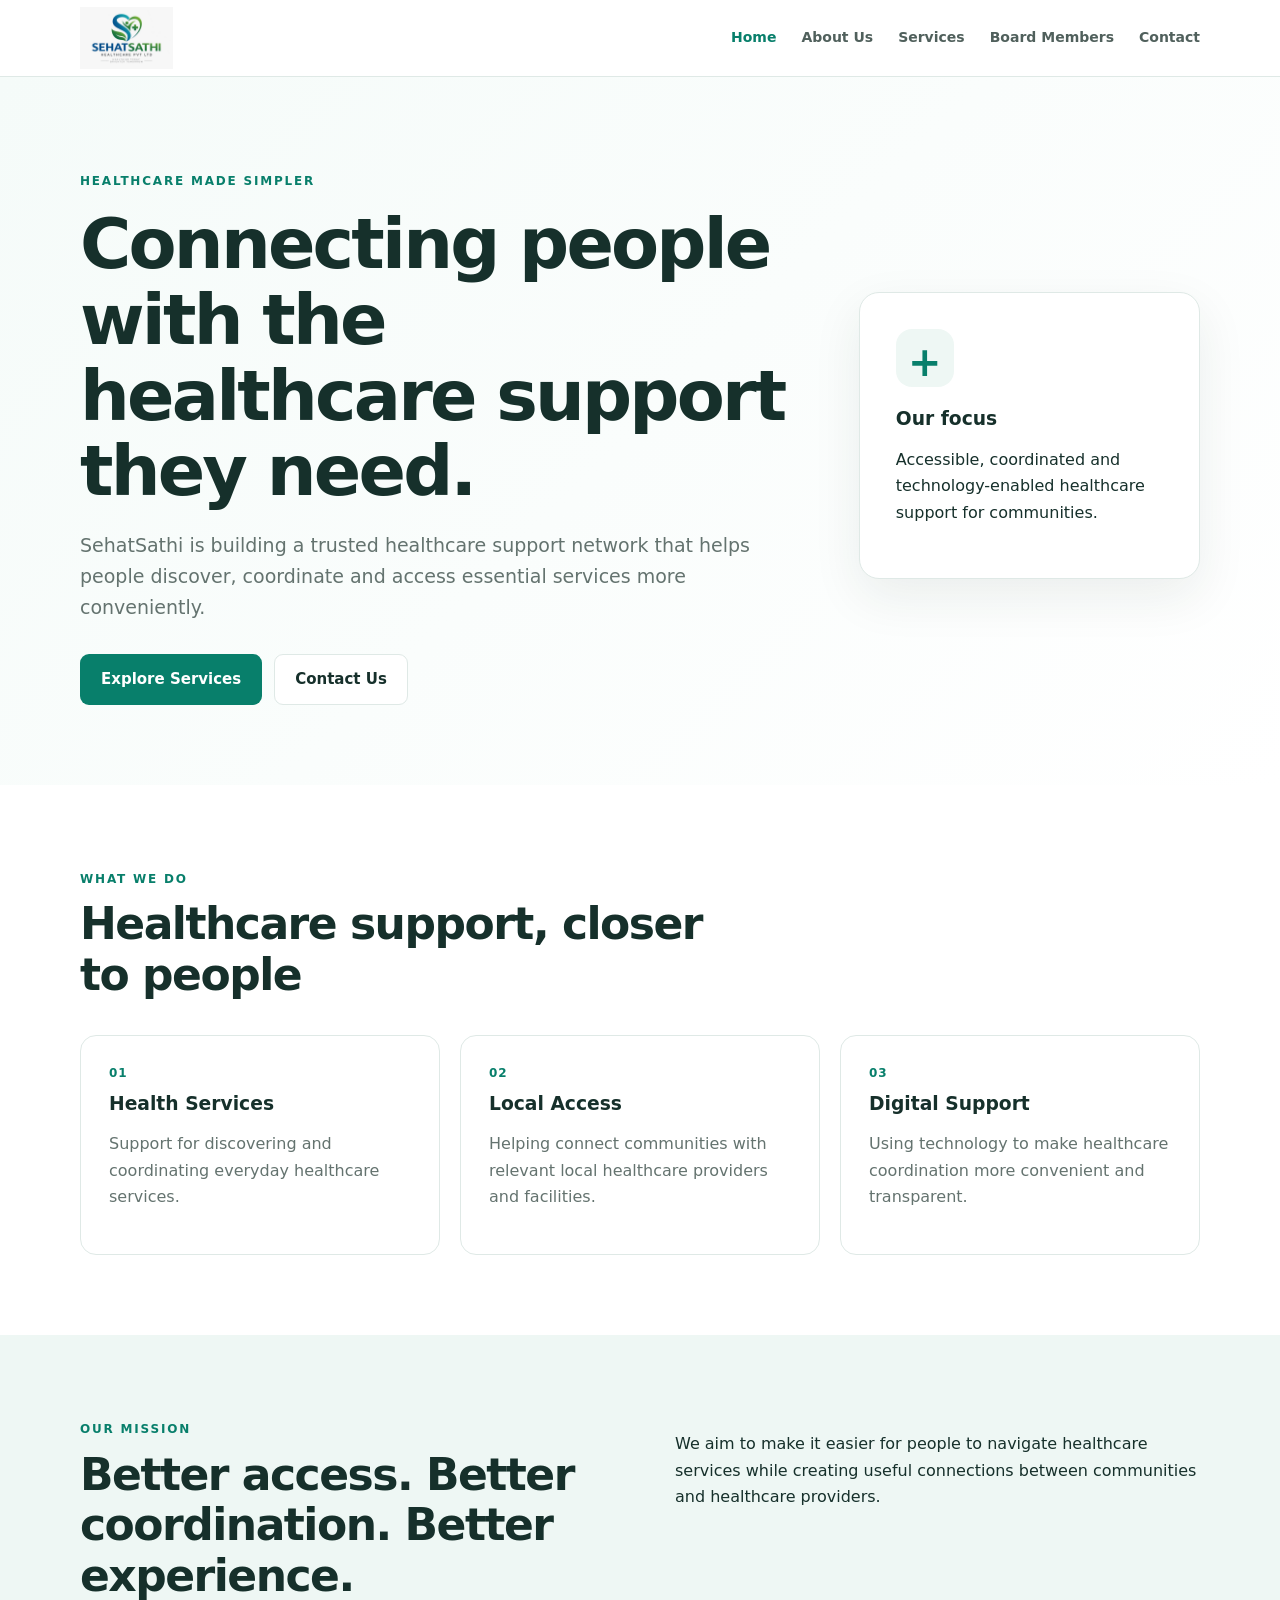
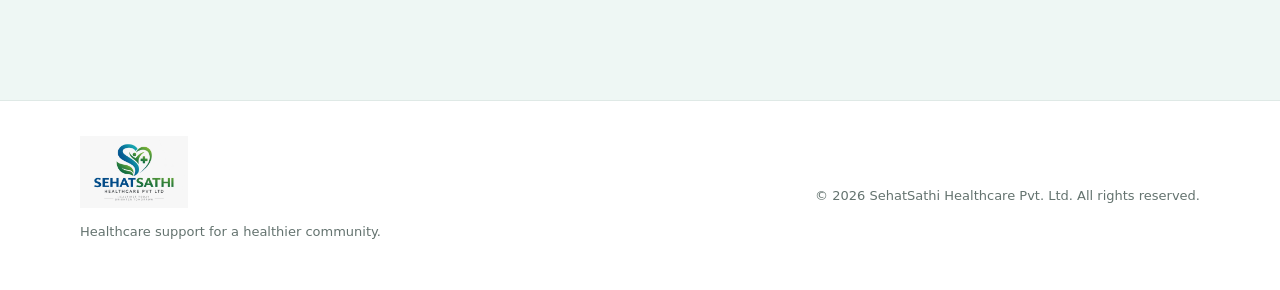
<file: index.html>
<!doctype html>
<html lang="en">
<head>
  <meta charset="utf-8">
  <meta name="viewport" content="width=device-width, initial-scale=1">
  <title>SehatSathi Healthcare</title>
  <meta name="description" content="SehatSathi Healthcare — making healthcare services easier to access and coordinate.">
  <link rel="stylesheet" href="assets/css/style.css">
</head>
<body>
<header class="site-header">
  <div class="container nav">
    <a class="logo" href="index.html"><img src="assets/img/logo.jpeg" alt="SehatSathi Healthcare Pvt Ltd"></a>
    <button class="menu-toggle" aria-label="Toggle menu">☰</button>
    <nav>
      <a class="active" href="index.html">Home</a>
      <a href="about.html">About Us</a>
      <a href="services.html">Services</a>
      <a href="board.html">Board Members</a>
      <a href="contact.html">Contact</a>
    </nav>
  </div>
</header>

<main>
<section class="hero">
  <div class="container hero-grid">
    <div>
      <span class="eyebrow">Healthcare made simpler</span>
      <h1>Connecting people with the healthcare support they need.</h1>
      <p class="lead">SehatSathi is building a trusted healthcare support network that helps people discover, coordinate and access essential services more conveniently.</p>
      <div class="actions">
        <a class="btn primary" href="services.html">Explore Services</a>
        <a class="btn secondary" href="contact.html">Contact Us</a>
      </div>
    </div>
    <div class="hero-card">
      <div class="hero-icon">+</div>
      <h3>Our focus</h3>
      <p>Accessible, coordinated and technology-enabled healthcare support for communities.</p>
    </div>
  </div>
</section>

<section class="section">
  <div class="container">
    <div class="section-heading">
      <span class="eyebrow">What we do</span>
      <h2>Healthcare support, closer to people</h2>
    </div>
    <div class="cards three">
      <article class="card"><div class="icon">01</div><h3>Health Services</h3><p>Support for discovering and coordinating everyday healthcare services.</p></article>
      <article class="card"><div class="icon">02</div><h3>Local Access</h3><p>Helping connect communities with relevant local healthcare providers and facilities.</p></article>
      <article class="card"><div class="icon">03</div><h3>Digital Support</h3><p>Using technology to make healthcare coordination more convenient and transparent.</p></article>
    </div>
  </div>
</section>

<section class="section soft">
  <div class="container split">
    <div>
      <span class="eyebrow">Our mission</span>
      <h2>Better access. Better coordination. Better experience.</h2>
    </div>
    <p>We aim to make it easier for people to navigate healthcare services while creating useful connections between communities and healthcare providers.</p>
  </div>
</section>
</main>

<footer class="footer">
  <div class="container footer-grid">
    <div><div class="logo"><img src="assets/img/logo.jpeg" alt="SehatSathi Healthcare Pvt Ltd"></div><p>Healthcare support for a healthier community.</p></div>
    <div><p>© 2026 SehatSathi Healthcare Pvt. Ltd. All rights reserved.</p></div>
  </div>
</footer>
<script src="assets/js/main.js"></script>
</body>
</html>
</file>
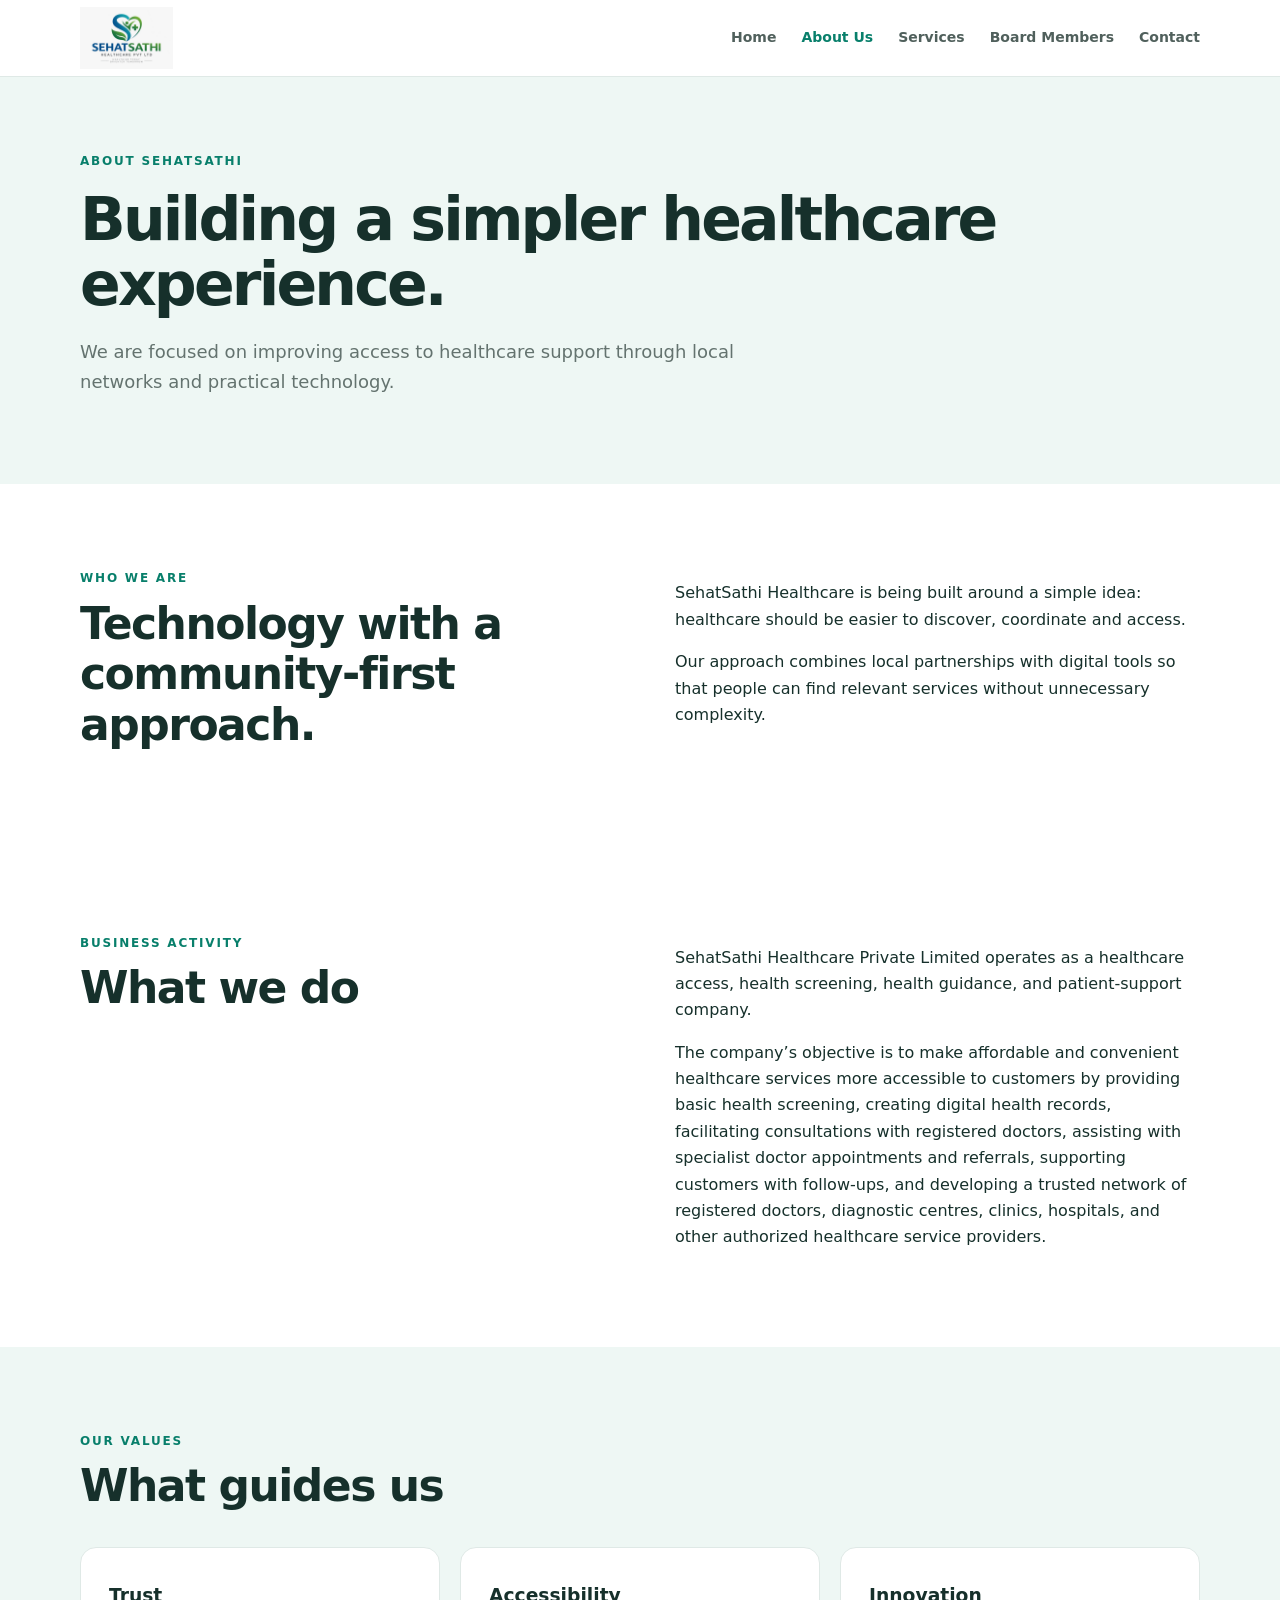
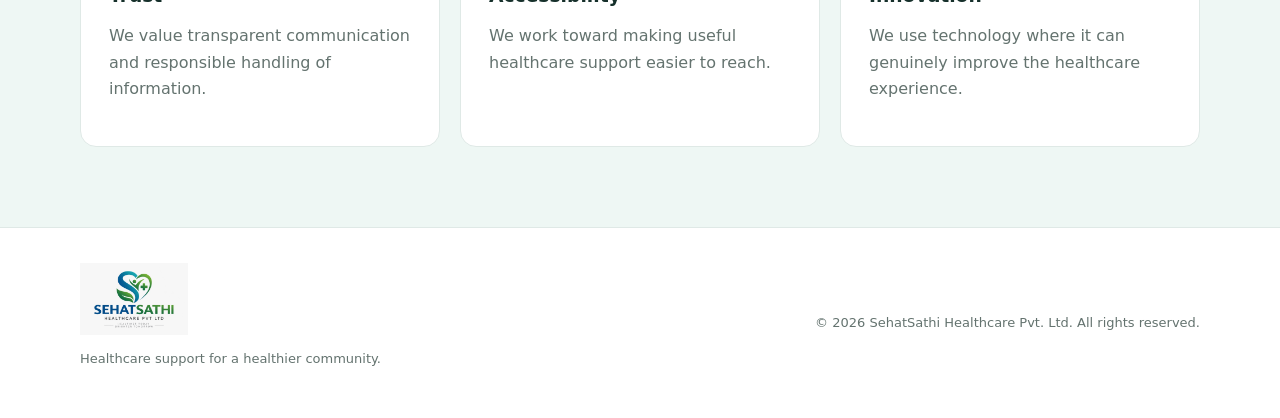
<file: about.html>
<!doctype html>
<html lang="en">
<head>
  <meta charset="utf-8"><meta name="viewport" content="width=device-width, initial-scale=1">
  <title>About Us | SehatSathi</title><meta name="description" content="Learn about SehatSathi Healthcare.">
  <link rel="stylesheet" href="assets/css/style.css">
</head>
<body>
<header class="site-header"><div class="container nav"><a class="logo" href="index.html"><img src="assets/img/logo.jpeg" alt="SehatSathi Healthcare Pvt Ltd"></a><button class="menu-toggle">☰</button><nav><a href="index.html">Home</a><a class="active" href="about.html">About Us</a><a href="services.html">Services</a><a href="board.html">Board Members</a><a href="contact.html">Contact</a></nav></div></header>
<main>
<section class="page-hero"><div class="container"><span class="eyebrow">About SehatSathi</span><h1>Building a simpler healthcare experience.</h1><p>We are focused on improving access to healthcare support through local networks and practical technology.</p></div></section>
<section class="section"><div class="container split"><div><span class="eyebrow">Who we are</span><h2>Technology with a community-first approach.</h2></div><div><p>SehatSathi Healthcare is being built around a simple idea: healthcare should be easier to discover, coordinate and access.</p><p>Our approach combines local partnerships with digital tools so that people can find relevant services without unnecessary complexity.</p></div></div></section>
<section class="section"><div class="container split"><div><span class="eyebrow">Business activity</span><h2>What we do</h2></div><div><p>SehatSathi Healthcare Private Limited operates as a healthcare access, health screening, health guidance, and patient-support company.</p><p>The company&rsquo;s objective is to make affordable and convenient healthcare services more accessible to customers by providing basic health screening, creating digital health records, facilitating consultations with registered doctors, assisting with specialist doctor appointments and referrals, supporting customers with follow-ups, and developing a trusted network of registered doctors, diagnostic centres, clinics, hospitals, and other authorized healthcare service providers.</p></div></div></section>
<section class="section soft"><div class="container"><div class="section-heading"><span class="eyebrow">Our values</span><h2>What guides us</h2></div><div class="cards three"><article class="card"><h3>Trust</h3><p>We value transparent communication and responsible handling of information.</p></article><article class="card"><h3>Accessibility</h3><p>We work toward making useful healthcare support easier to reach.</p></article><article class="card"><h3>Innovation</h3><p>We use technology where it can genuinely improve the healthcare experience.</p></article></div></div></section>
</main>
<footer class="footer"><div class="container footer-grid"><div><div class="logo"><img src="assets/img/logo.jpeg" alt="SehatSathi Healthcare Pvt Ltd"></div><p>Healthcare support for a healthier community.</p></div><div><p>© 2026 SehatSathi Healthcare Pvt. Ltd. All rights reserved.</p></div></div></footer>
<script src="assets/js/main.js"></script>
</body></html>
</file>
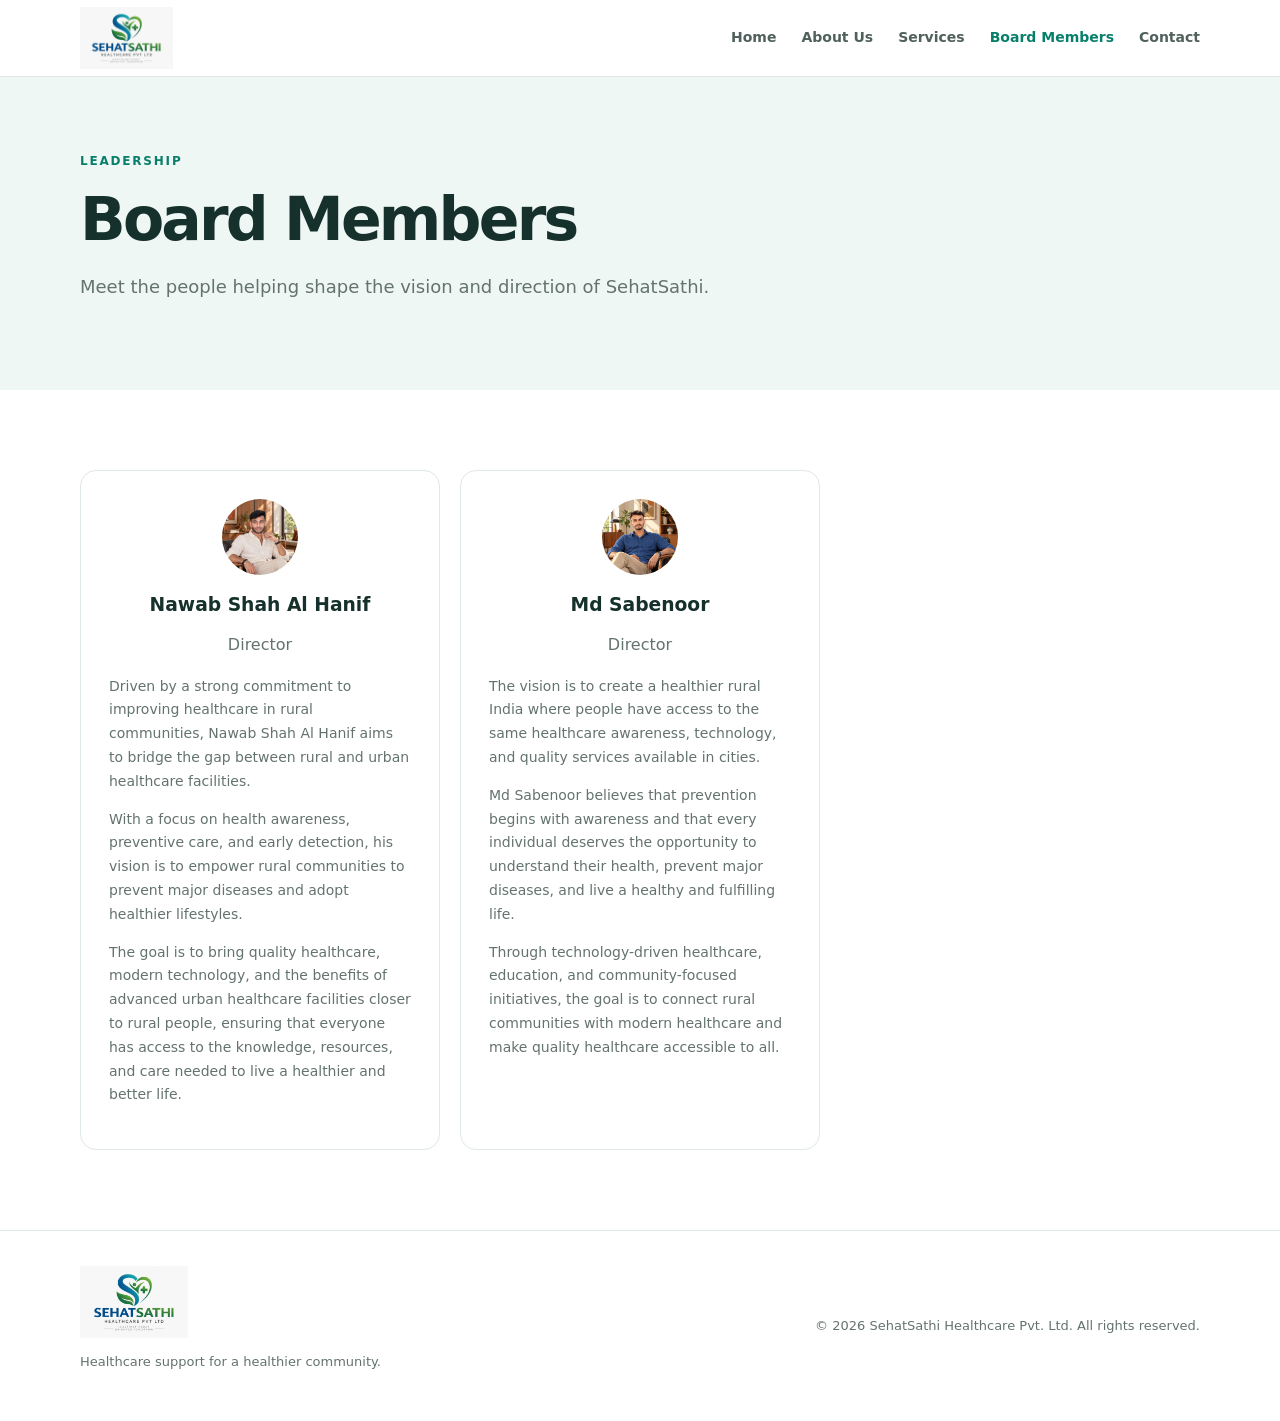
<file: board.html>
<!doctype html>
<html lang="en">
<head>
  <meta charset="utf-8">
  <meta name="viewport" content="width=device-width, initial-scale=1">
  <title>Board Members | SehatSathi</title>
  <meta name="description" content="Meet the leadership team of SehatSathi Healthcare Pvt. Ltd. and learn about their vision for accessible, technology-driven healthcare.">
  <link rel="stylesheet" href="assets/css/style.css">
</head>
<body>
<header class="site-header">
  <div class="container nav">
    <a class="logo" href="index.html"><img src="assets/img/logo.jpeg" alt="SehatSathi Healthcare Pvt Ltd"></a>
    <button class="menu-toggle" aria-label="Toggle menu">☰</button>
    <nav>
      <a href="index.html">Home</a>
      <a href="about.html">About Us</a>
      <a href="services.html">Services</a>
      <a class="active" href="board.html">Board Members</a>
      <a href="contact.html">Contact</a>
    </nav>
  </div>
</header>

<main>
<section class="page-hero">
  <div class="container">
    <span class="eyebrow">Leadership</span>
    <h1>Board Members</h1>
    <p>Meet the people helping shape the vision and direction of SehatSathi.</p>
  </div>
</section>

<section class="section">
  <div class="container">
    <div class="cards three">

      <article class="person">
        <div class="avatar"><img src="assets/img/director-nawab.jpeg" alt="Nawab Shah Al Hanif"></div>
        <h3>Nawab Shah Al Hanif</h3>
        <p>Director</p>
        <div class="person-description">
          <p>Driven by a strong commitment to improving healthcare in rural communities, Nawab Shah Al Hanif aims to bridge the gap between rural and urban healthcare facilities.</p>
          <p>With a focus on health awareness, preventive care, and early detection, his vision is to empower rural communities to prevent major diseases and adopt healthier lifestyles.</p>
          <p>The goal is to bring quality healthcare, modern technology, and the benefits of advanced urban healthcare facilities closer to rural people, ensuring that everyone has access to the knowledge, resources, and care needed to live a healthier and better life.</p>
        </div>
      </article>

      <article class="person">
        <div class="avatar"><img src="assets/img/director-sabenoor.jpeg" alt="Md Sabenoor"></div>
        <h3>Md Sabenoor</h3>
        <p>Director</p>
        <div class="person-description">
          <p>The vision is to create a healthier rural India where people have access to the same healthcare awareness, technology, and quality services available in cities.</p>
          <p>Md Sabenoor believes that prevention begins with awareness and that every individual deserves the opportunity to understand their health, prevent major diseases, and live a healthy and fulfilling life.</p>
          <p>Through technology-driven healthcare, education, and community-focused initiatives, the goal is to connect rural communities with modern healthcare and make quality healthcare accessible to all.</p>
        </div>
      </article>

    </div>
  </div>
</section>
</main>

<footer class="footer">
  <div class="container footer-grid">
    <div><div class="logo"><img src="assets/img/logo.jpeg" alt="SehatSathi Healthcare Pvt Ltd"></div><p>Healthcare support for a healthier community.</p></div>
    <div><p>© 2026 SehatSathi Healthcare Pvt. Ltd. All rights reserved.</p></div>
  </div>
</footer>
<script src="assets/js/main.js"></script>
</body>
</html>
</file>
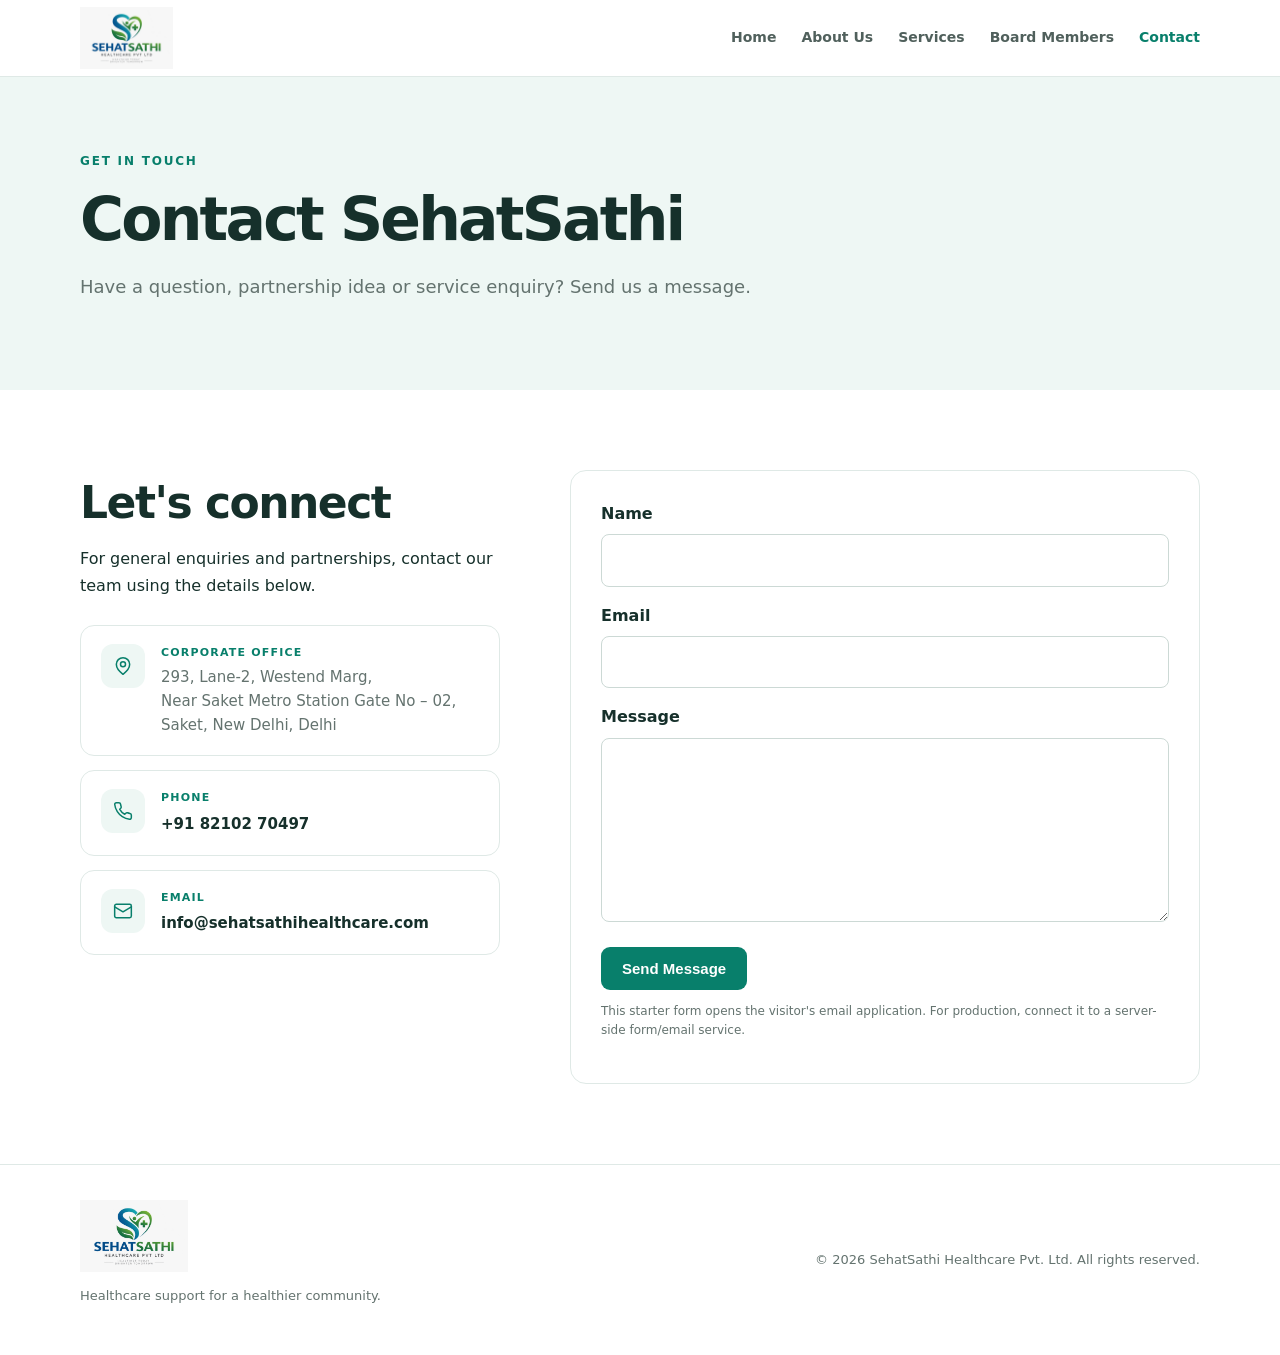
<file: contact.html>
<!doctype html>
<html lang="en">
<head>
<meta charset="utf-8"><meta name="viewport" content="width=device-width, initial-scale=1">
<title>Contact Us | SehatSathi</title><meta name="description" content="Contact SehatSathi Healthcare.">
<link rel="stylesheet" href="assets/css/style.css">
</head>
<body>
<header class="site-header"><div class="container nav"><a class="logo" href="index.html"><img src="assets/img/logo.jpeg" alt="SehatSathi Healthcare Pvt Ltd"></a><button class="menu-toggle">☰</button><nav><a href="index.html">Home</a><a href="about.html">About Us</a><a href="services.html">Services</a><a href="board.html">Board Members</a><a class="active" href="contact.html">Contact</a></nav></div></header>
<main>
<section class="page-hero"><div class="container"><span class="eyebrow">Get in touch</span><h1>Contact SehatSathi</h1><p>Have a question, partnership idea or service enquiry? Send us a message.</p></div></section>
<section class="section"><div class="container contact-grid">
<div><h2>Let's connect</h2><p>For general enquiries and partnerships, contact our team using the details below.</p>
<div class="contact-cards">
  <div class="contact-card">
    <div class="contact-icon"><svg viewBox="0 0 24 24" fill="none" stroke="currentColor" stroke-width="1.8" stroke-linecap="round" stroke-linejoin="round"><path d="M20 10c0 6-8 12-8 12s-8-6-8-12a8 8 0 1 1 16 0Z"/><circle cx="12" cy="10" r="3"/></svg></div>
    <div class="contact-body">
      <span class="contact-label">Corporate Office</span>
      <address>293, Lane-2, Westend Marg,<br>Near Saket Metro Station Gate No – 02,<br>Saket, New Delhi, Delhi</address>
    </div>
  </div>
  <div class="contact-card">
    <div class="contact-icon"><svg viewBox="0 0 24 24" fill="none" stroke="currentColor" stroke-width="1.8" stroke-linecap="round" stroke-linejoin="round"><path d="M22 16.92v3a2 2 0 0 1-2.18 2 19.79 19.79 0 0 1-8.63-3.07 19.5 19.5 0 0 1-6-6A19.79 19.79 0 0 1 2.08 4.18 2 2 0 0 1 4.06 2h3a2 2 0 0 1 2 1.72c.13.96.36 1.9.7 2.81a2 2 0 0 1-.45 2.11L8.09 9.91a16 16 0 0 0 6 6l1.27-1.27a2 2 0 0 1 2.11-.45c.91.34 1.85.57 2.81.7A2 2 0 0 1 22 16.92Z"/></svg></div>
    <div class="contact-body">
      <span class="contact-label">Phone</span>
      <a href="tel:+918210270497">+91 82102 70497</a>
    </div>
  </div>
  <div class="contact-card">
    <div class="contact-icon"><svg viewBox="0 0 24 24" fill="none" stroke="currentColor" stroke-width="1.8" stroke-linecap="round" stroke-linejoin="round"><rect x="2" y="4" width="20" height="16" rx="2"/><path d="m22 7-10 6L2 7"/></svg></div>
    <div class="contact-body">
      <span class="contact-label">Email</span>
      <a href="mailto:info@sehatsathihealthcare.com">info@sehatsathihealthcare.com</a>
    </div>
  </div>
</div>
</div>
<form class="contact-form" action="mailto:info@sehatsathihealthcare.com" method="post" enctype="text/plain"><label>Name<input required name="name"></label><label>Email<input required type="email" name="email"></label><label>Message<textarea required name="message" rows="6"></textarea></label><button class="btn primary" type="submit">Send Message</button><p class="form-note">This starter form opens the visitor's email application. For production, connect it to a server-side form/email service.</p></form>
</div></section>
</main>
<footer class="footer"><div class="container footer-grid"><div><div class="logo"><img src="assets/img/logo.jpeg" alt="SehatSathi Healthcare Pvt Ltd"></div><p>Healthcare support for a healthier community.</p></div><div><p>© 2026 SehatSathi Healthcare Pvt. Ltd. All rights reserved.</p></div></div></footer>
<script src="assets/js/main.js"></script>
</body></html>
</file>
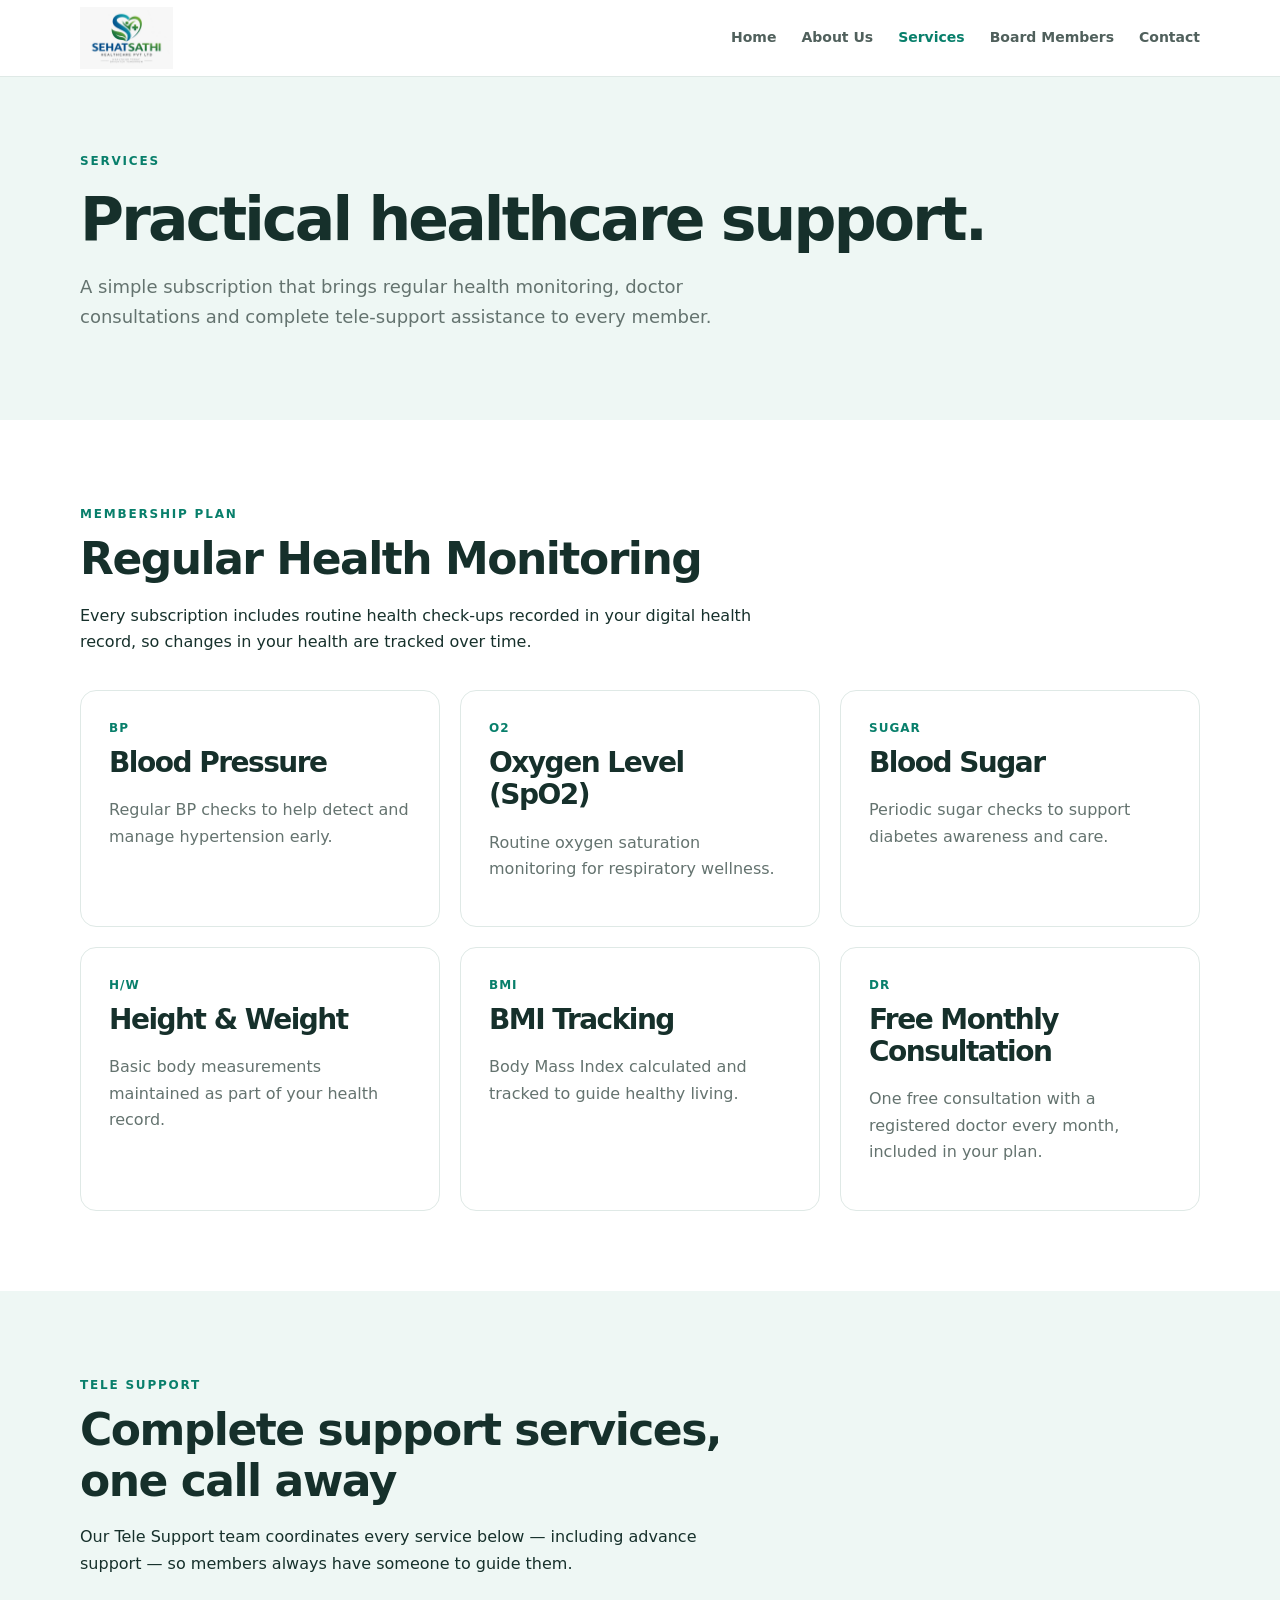
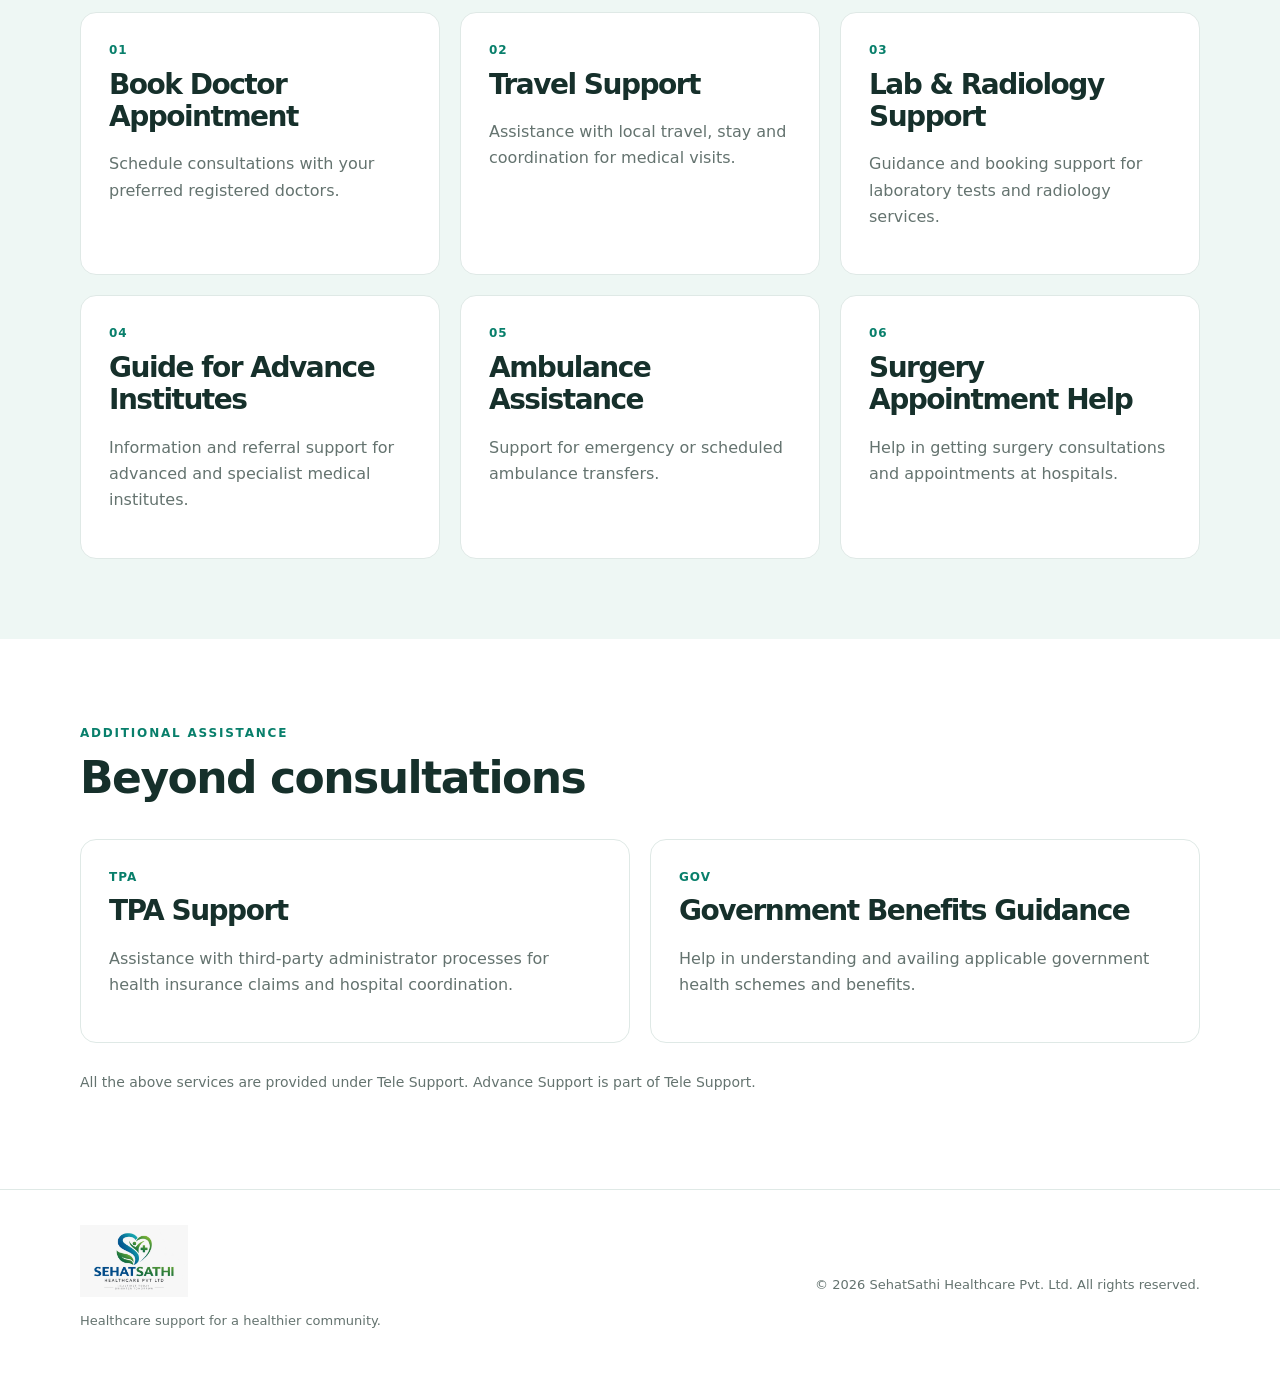
<file: services.html>
<!doctype html>
<html lang="en">
<head>
<meta charset="utf-8"><meta name="viewport" content="width=device-width, initial-scale=1">
<title>Services | SehatSathi</title><meta name="description" content="SehatSathi healthcare services.">
<link rel="stylesheet" href="assets/css/style.css">
</head>
<body>
<header class="site-header"><div class="container nav"><a class="logo" href="index.html"><img src="assets/img/logo.jpeg" alt="SehatSathi Healthcare Pvt Ltd"></a><button class="menu-toggle">☰</button><nav><a href="index.html">Home</a><a href="about.html">About Us</a><a class="active" href="services.html">Services</a><a href="board.html">Board Members</a><a href="contact.html">Contact</a></nav></div></header>
<main>
<section class="page-hero"><div class="container"><span class="eyebrow">Services</span><h1>Practical healthcare support.</h1><p>A simple subscription that brings regular health monitoring, doctor consultations and complete tele-support assistance to every member.</p></div></section>

<section class="section"><div class="container"><div class="section-heading"><span class="eyebrow">Membership Plan</span><h2>Regular Health Monitoring</h2><p>Every subscription includes routine health check-ups recorded in your digital health record, so changes in your health are tracked over time.</p></div><div class="cards three">
<article class="card service"><div class="icon">BP</div><h2>Blood Pressure</h2><p>Regular BP checks to help detect and manage hypertension early.</p></article>
<article class="card service"><div class="icon">O2</div><h2>Oxygen Level (SpO2)</h2><p>Routine oxygen saturation monitoring for respiratory wellness.</p></article>
<article class="card service"><div class="icon">SUGAR</div><h2>Blood Sugar</h2><p>Periodic sugar checks to support diabetes awareness and care.</p></article>
<article class="card service"><div class="icon">H/W</div><h2>Height &amp; Weight</h2><p>Basic body measurements maintained as part of your health record.</p></article>
<article class="card service"><div class="icon">BMI</div><h2>BMI Tracking</h2><p>Body Mass Index calculated and tracked to guide healthy living.</p></article>
<article class="card service"><div class="icon">DR</div><h2>Free Monthly Consultation</h2><p>One free consultation with a registered doctor every month, included in your plan.</p></article>
</div></div></section>

<section class="section soft"><div class="container"><div class="section-heading"><span class="eyebrow">Tele Support</span><h2>Complete support services, one call away</h2><p>Our Tele Support team coordinates every service below — including advance support — so members always have someone to guide them.</p></div><div class="cards three">
<article class="card service"><div class="icon">01</div><h2>Book Doctor Appointment</h2><p>Schedule consultations with your preferred registered doctors.</p></article>
<article class="card service"><div class="icon">02</div><h2>Travel Support</h2><p>Assistance with local travel, stay and coordination for medical visits.</p></article>
<article class="card service"><div class="icon">03</div><h2>Lab &amp; Radiology Support</h2><p>Guidance and booking support for laboratory tests and radiology services.</p></article>
<article class="card service"><div class="icon">04</div><h2>Guide for Advance Institutes</h2><p>Information and referral support for advanced and specialist medical institutes.</p></article>
<article class="card service"><div class="icon">05</div><h2>Ambulance Assistance</h2><p>Support for emergency or scheduled ambulance transfers.</p></article>
<article class="card service"><div class="icon">06</div><h2>Surgery Appointment Help</h2><p>Help in getting surgery consultations and appointments at hospitals.</p></article>
</div></div></section>

<section class="section"><div class="container"><div class="section-heading"><span class="eyebrow">Additional Assistance</span><h2>Beyond consultations</h2></div><div class="cards two">
<article class="card service"><div class="icon">TPA</div><h2>TPA Support</h2><p>Assistance with third-party administrator processes for health insurance claims and hospital coordination.</p></article>
<article class="card service"><div class="icon">GOV</div><h2>Government Benefits Guidance</h2><p>Help in understanding and availing applicable government health schemes and benefits.</p></article>
</div><p class="note">All the above services are provided under Tele Support. Advance Support is part of Tele Support.</p></div></section>
</main>
<footer class="footer"><div class="container footer-grid"><div><div class="logo"><img src="assets/img/logo.jpeg" alt="SehatSathi Healthcare Pvt Ltd"></div><p>Healthcare support for a healthier community.</p></div><div><p>© 2026 SehatSathi Healthcare Pvt. Ltd. All rights reserved.</p></div></div></footer>
<script src="assets/js/main.js"></script>
</body></html>
</file>
<file: assets/css/style.css>
:root{--ink:#16302b;--muted:#64736f;--brand:#087f6b;--brand-dark:#056554;--soft:#eef7f4;--white:#fff;--line:#dfe9e6;--shadow:0 18px 50px rgba(22,48,43,.08)}
*{box-sizing:border-box}html{scroll-behavior:smooth}body{margin:0;font-family:Inter,ui-sans-serif,system-ui,-apple-system,BlinkMacSystemFont,"Segoe UI",sans-serif;color:var(--ink);line-height:1.65;background:#fff}a{color:inherit}.container{width:min(1120px,92%);margin:auto}
.site-header{position:sticky;top:0;z-index:10;background:rgba(255,255,255,.96);border-bottom:1px solid var(--line);backdrop-filter:blur(10px)}.nav{min-height:76px;display:flex;align-items:center;justify-content:space-between;gap:24px}.logo{font-size:24px;font-weight:800;letter-spacing:-.6px;text-decoration:none}.logo span{color:var(--brand)}.logo img{height:62px;width:auto;display:block}.footer .logo img{height:72px}nav{display:flex;gap:25px}nav a{text-decoration:none;color:#50605c;font-weight:600;font-size:14px}nav a:hover,nav a.active{color:var(--brand)}.menu-toggle{display:none;border:0;background:none;font-size:25px}
.hero{padding:90px 0 80px;background:linear-gradient(135deg,#f5fbf9,#fff)}.hero-grid{display:grid;grid-template-columns:1.35fr .65fr;gap:70px;align-items:center}.eyebrow{text-transform:uppercase;letter-spacing:1.8px;font-size:12px;font-weight:800;color:var(--brand)}h1{font-size:clamp(42px,6vw,70px);line-height:1.08;letter-spacing:-2.8px;margin:14px 0 20px}h2{font-size:clamp(30px,4vw,44px);line-height:1.15;letter-spacing:-1.5px;margin:8px 0 18px}h3{line-height:1.25;margin:8px 0 10px}.lead{font-size:19px;color:var(--muted);max-width:700px}.actions{display:flex;gap:12px;margin-top:30px}.btn{display:inline-block;border-radius:9px;padding:12px 20px;text-decoration:none;font-weight:750;border:1px solid transparent;cursor:pointer;font-size:15px}.btn.primary{background:var(--brand);color:#fff}.btn.primary:hover{background:var(--brand-dark)}.btn.secondary{border-color:var(--line);background:#fff}.hero-card{padding:36px;border:1px solid var(--line);border-radius:20px;background:#fff;box-shadow:var(--shadow)}.hero-icon{width:58px;height:58px;border-radius:16px;background:var(--soft);color:var(--brand);font-size:40px;display:grid;place-items:center;font-weight:700;margin-bottom:20px}
.section{padding:80px 0}.soft{background:var(--soft)}.section-heading{max-width:680px;margin-bottom:35px}.cards{display:grid;gap:20px}.cards.three{grid-template-columns:repeat(3,1fr)}.cards.two{grid-template-columns:repeat(2,1fr)}.card,.person{border:1px solid var(--line);border-radius:16px;padding:28px;background:#fff}.icon{font-size:12px;font-weight:800;color:var(--brand);letter-spacing:1px}.card p,.person p{color:var(--muted)}.split{display:grid;grid-template-columns:1fr 1fr;gap:70px;align-items:start}.page-hero{padding:70px 0;background:var(--soft)}.page-hero h1{font-size:clamp(40px,5vw,60px)}.page-hero p{max-width:700px;color:var(--muted);font-size:18px}.service h2{font-size:28px}.person{text-align:center}.avatar{width:76px;height:76px;margin:0 auto 18px;border-radius:50%;display:grid;place-items:center;background:var(--soft);color:var(--brand);font-weight:800;overflow:hidden}.avatar img{width:100%;height:100%;object-fit:cover}.person span{font-size:13px;color:var(--brand);font-weight:700}.note{margin-top:28px;color:var(--muted);font-size:14px}.contact-grid{display:grid;grid-template-columns:.8fr 1.2fr;gap:70px}.contact-item{display:flex;flex-direction:column;margin-top:22px}.contact-item a{color:var(--brand);font-weight:700}.contact-form{border:1px solid var(--line);border-radius:16px;padding:30px}.contact-form label{display:block;font-weight:700;margin-bottom:16px}.contact-form input,.contact-form textarea{width:100%;margin-top:7px;padding:12px;border:1px solid #ccd9d5;border-radius:8px;font:inherit}.contact-form input:focus,.contact-form textarea:focus{outline:2px solid #b8ded6;border-color:var(--brand)}.form-note{font-size:12px;color:var(--muted)}.footer{padding:35px 0;border-top:1px solid var(--line)}.footer-grid{display:flex;justify-content:space-between;gap:30px;align-items:center}.footer p{color:var(--muted);font-size:13px}
@media(max-width:800px){nav{display:none;position:absolute;left:0;right:0;top:76px;background:#fff;border-bottom:1px solid var(--line);padding:20px;flex-direction:column}.nav.open nav{display:flex}.menu-toggle{display:block}.hero-grid,.split,.contact-grid{grid-template-columns:1fr;gap:35px}.cards.three,.cards.two{grid-template-columns:1fr}.hero{padding:60px 0}.section{padding:60px 0}.footer-grid{flex-direction:column;align-items:flex-start}}

.person-description{margin-top:14px;text-align:left;line-height:1.7}.person-description p{color:var(--muted);font-size:14px}.person-description p+p{margin-top:12px}

.contact-cards{display:flex;flex-direction:column;gap:14px;margin-top:26px}.contact-card{display:flex;align-items:flex-start;gap:16px;padding:18px 20px;background:#fff;border:1px solid var(--line);border-radius:14px;transition:box-shadow .25s,transform .25s,border-color .25s}.contact-card:hover{box-shadow:var(--shadow);transform:translateY(-2px);border-color:var(--brand)}.contact-icon{flex:none;width:44px;height:44px;display:grid;place-items:center;border-radius:12px;background:var(--soft);color:var(--brand)}.contact-icon svg{width:20px;height:20px}.contact-label{display:block;font-size:11px;font-weight:800;letter-spacing:1.2px;text-transform:uppercase;color:var(--brand);margin-bottom:3px}.contact-body address{font-style:normal;color:var(--muted);font-size:15px;line-height:1.6}.contact-body a{color:var(--ink);font-weight:600;text-decoration:none;font-size:15px}.contact-body a:hover{color:var(--brand)}
</file>
